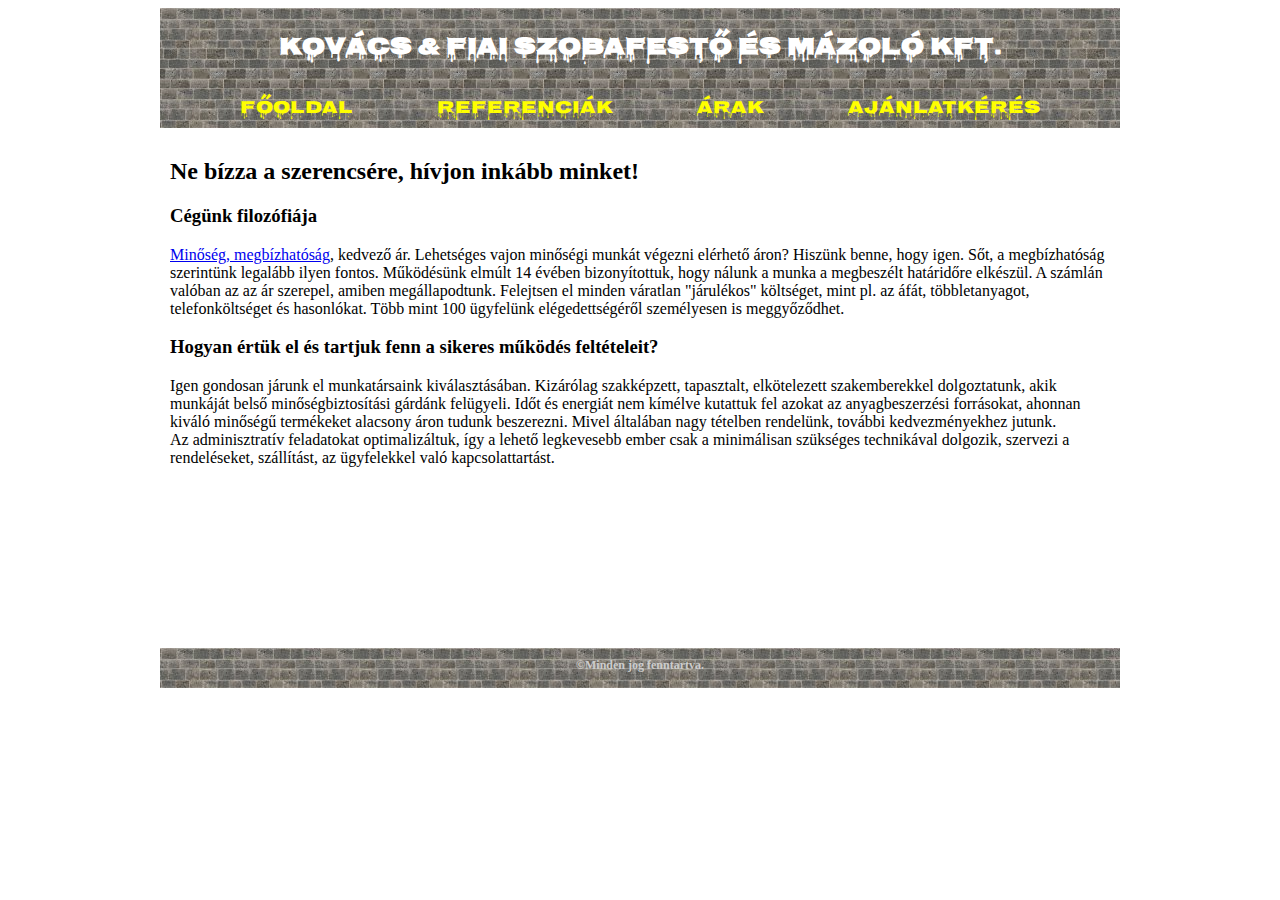
<file: munkafájlok-1/index.html>
<!DOCTYPE html>
<html lang="hu">
<head>
<link rel="stylesheet" href="styles.css">
<title>Szobafestő és mázoló Kft.</title>
</head>
<body>
    <div id="fejlec">
        <h1>Kovács &amp; Fiai Szobafestő és mázoló Kft.</h1>
        <div id="menu">
            <ul>
                <li><a href="index.html">Főoldal</a></li>
                <li><a href="referenciak.html">Referenciák</a></li>
                <li><a href="arak.html">Árak</a></li>
                <li><a href="ajanlat.html">Ajánlatkérés</a></li>
            </ul>
        </div>
    </div>
    <div id="tartalom">
        <h2>Ne bízza a szerencsére, hívjon inkább minket!</h2>
        <h3>Cégünk filozófiája</h3>
        <p><a href="#" target="_blank">Minőség, megbízhatóság</a>, kedvező ár. Lehetséges vajon minőségi munkát végezni elérhető áron? Hiszünk benne, hogy igen. Sőt, a megbízhatóság szerintünk legalább ilyen fontos. Működésünk elmúlt 14 évében bizonyítottuk, hogy nálunk a munka a megbeszélt határidőre elkészül. A számlán valóban az az ár szerepel, amiben megállapodtunk. Felejtsen el minden váratlan "járulékos" költséget, mint pl. az áfát, többletanyagot, telefonköltséget és hasonlókat. Több mint 100 ügyfelünk elégedettségéről személyesen is meggyőződhet.</p>
        <h3>Hogyan értük el és tartjuk fenn a sikeres működés feltételeit?</h3>
        <p>Igen gondosan járunk el munkatársaink kiválasztásában. Kizárólag szakképzett, tapasztalt, elkötelezett szakemberekkel dolgoztatunk, akik munkáját belső minőségbiztosítási gárdánk felügyeli. Időt és energiát nem kímélve kutattuk fel azokat az anyagbeszerzési forrásokat, ahonnan kiváló minőségű termékeket alacsony áron tudunk beszerezni. Mivel általában nagy tételben rendelünk, további kedvezményekhez jutunk.<br>
Az adminisztratív feladatokat optimalizáltuk, így a lehető legkevesebb ember csak a minimálisan szükséges technikával dolgozik, szervezi a rendeléseket, szállítást, az ügyfelekkel való kapcsolattartást.</p>
    </div>
    <div id="lablec">
        <p>&copy;Minden jog fenntartva.</p>
    </div>
</body>
</html>
</file>
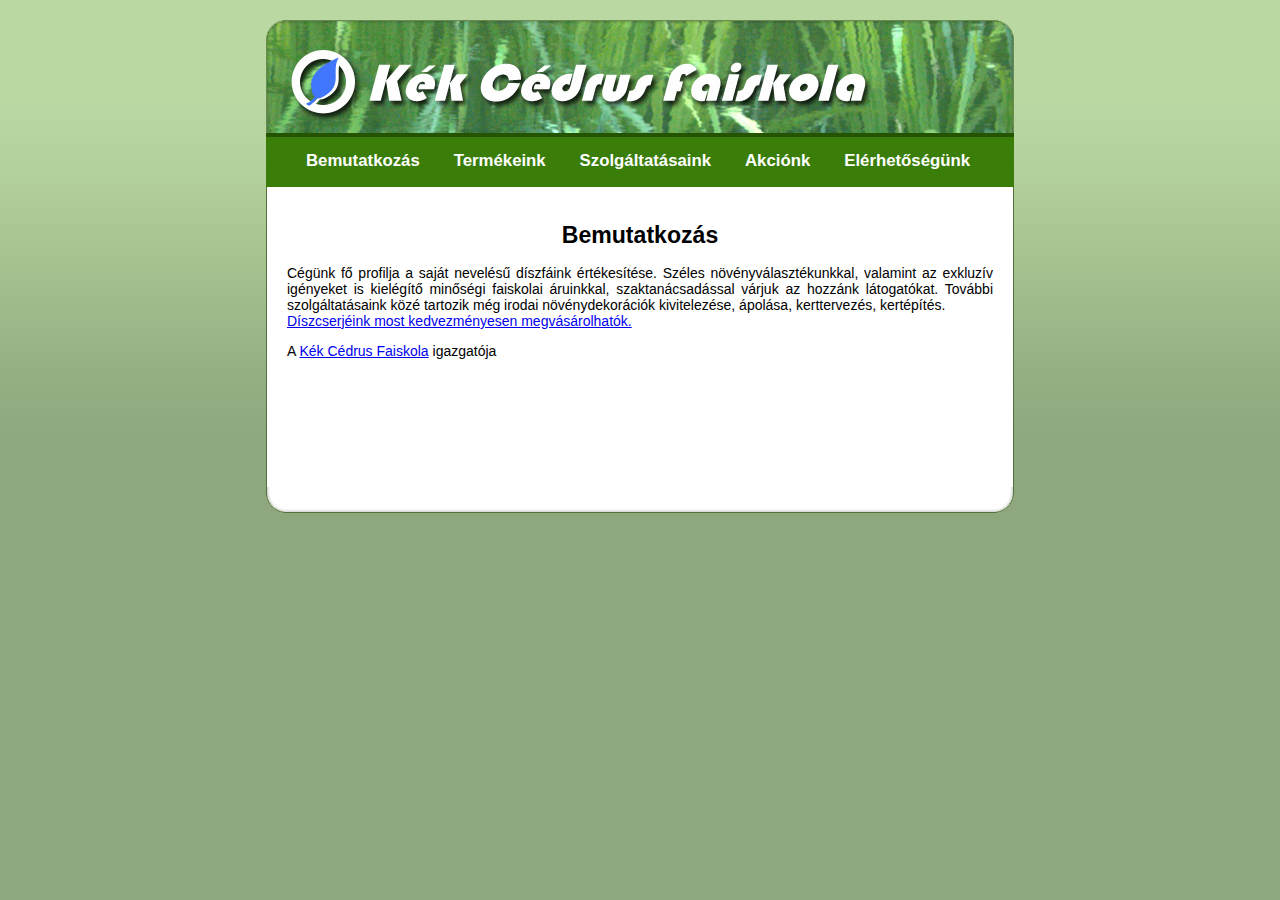
<file: munkafájlok-15/index.html>
<!DOCTYPE html>
<html lang="hu">
<head>
<meta charset="utf-8">
<link rel="stylesheet" href="styles.css">
<title>Kék Cédrus Faiskola</title>
</head>
<body>
    <div id="felso"></div>
    <div id="menu">
        <ul>
            <li><a href="index.html">Bemutatkozás</a></li>
            <li><a href="termekeink.html">Termékeink</a></li>
            <li><a href="szolgaltatasaink.html">Szolgáltatásaink</a></li>
            <li><a href="akcionk.html">Akciónk</a></li>
            <li><a href="elerhetosegunk.html">Elérhetőségünk</a></li>
        </ul>
    </div>
    <div id="kozepso">
        <div id="belso">
            <h1>Bemutatkozás</H1>
            <p>Cégünk fő profilja a saját nevelésű díszfáink értékesítése. Széles növényválasztékunkkal, valamint az exkluzív igényeket is kielégítő minőségi faiskolai áruinkkal, szaktanácsadással várjuk az hozzánk látogatókat. További szolgáltatásaink közé tartozik még irodai növénydekorációk kivitelezése, ápolása, kerttervezés, kertépítés.<br>
            <a href="akcionk.html">Díszcserjéink most kedvezményesen megvásárolhatók.</a></p>
            <p>A <a href="elerhetosegunk.html">Kék Cédrus Faiskola</a> igazgatója</p>
        </div>
    </div>
    <div id="also"></div>
</body>
</html>
</file>
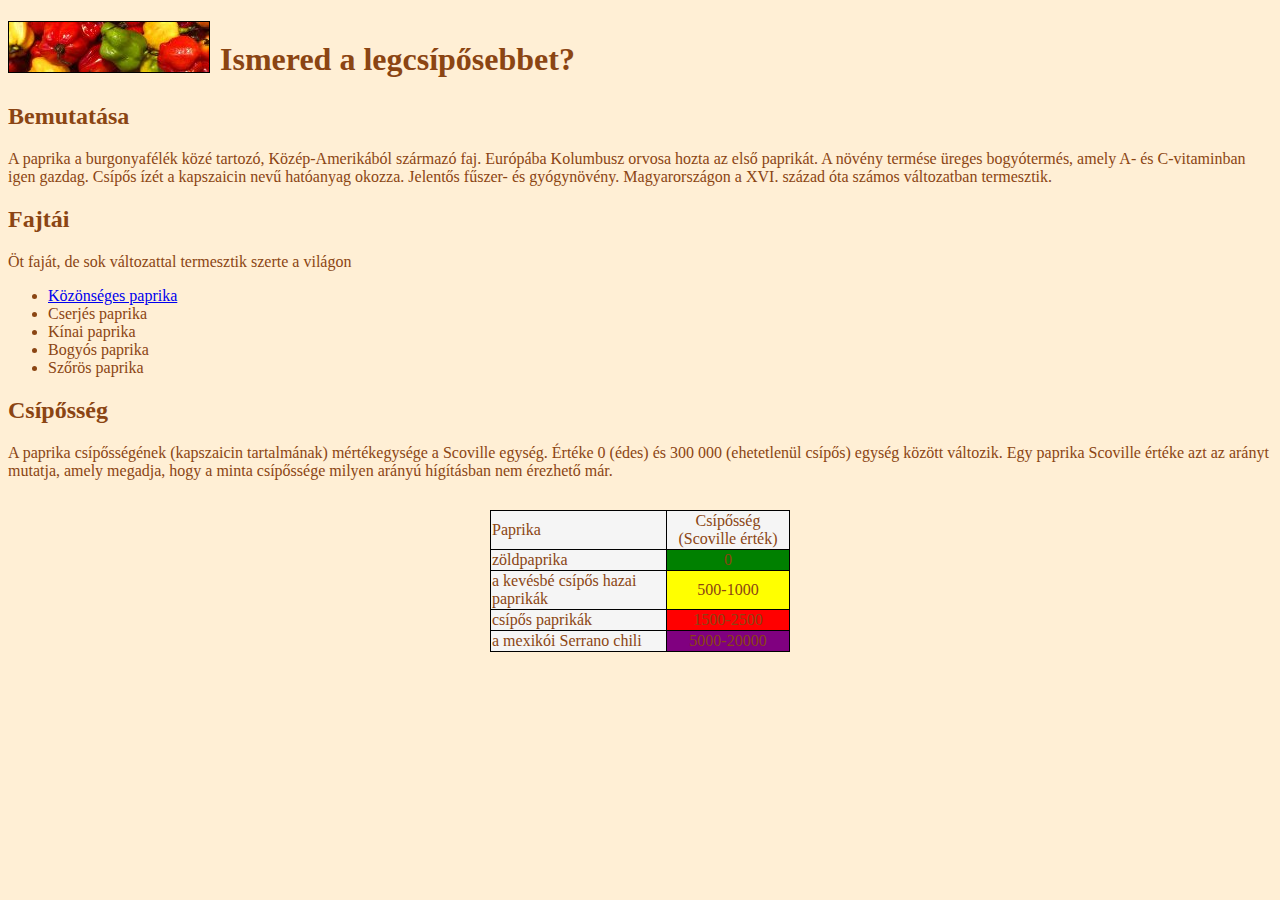
<file: Paprika html/index.html>
<!DOCTYPE html>
<html lang="hu">
<head>
    <meta charset="UTF-8">
    <meta http-equiv="X-UA-Compatible" content="IE=edge">
    <meta name="viewport" content="width=device-width, initial-scale=1.0">
    <title>Paprika</title>
    <style>
        body {
            background-color: papayawhip;
			color: saddlebrown;
        }
		img {
			border: 1px solid black;
			float: left;
			margin-right: 10px;
			margin-bottom: 30px;
		}
		h1 {
			position: relative;
			bottom: -20px;
		}
		h2 {
			clear: left;
		}

		table {
			width:300px;
			margin: auto;
			margin-top: 30px;
			box-shadow: 100px 100px black inset;
		}
		table, td, tr {
			border: 1px solid black;
			border-collapse: collapse;
		}
		td {
			padding: auto;
			background-color: whitesmoke;
		}
		td:nth-child(2) {
			text-align: center;
		}

		#jobboldal {
			width: 120px;
		}
		#zöld {
			background-color: green;
		}
		#sárga {
			background-color: yellow;
		}
		#piros {
			background-color: red;
		}
		#lila {
			background-color: purple;
		}
    </style>
</head>
<body>
    <img src="szines.jpg" alt="Paprika"> <h1>Ismered a legcsípősebbet?</h1>
    <h2>Bemutatása</h2>
		<p>
			A paprika a burgonyafélék közé tartozó, Közép-Amerikából származó faj. Európába Kolumbusz orvosa hozta az első paprikát. A növény termése üreges bogyótermés, amely A- és C-vitaminban igen gazdag. Csípős ízét a kapszaicin nevű hatóanyag okozza. Jelentős fűszer- és gyógynövény. Magyarországon a XVI. század óta számos változatban termesztik.
		</p>
	<h2>Fajtái</h2>
		<p>
			Öt faját, de sok változattal termesztik szerte a világon
		</p>
	<ul>
		<li> <a href="sok.jpg">Közönséges paprika</a> </li>
		<li>Cserjés paprika</li>
		<li>Kínai paprika</li>
		<li>Bogyós paprika</li>
		<li>Szőrös paprika</li>
	</ul>
	<h2>Csípősség</h2>
		<p>
			A paprika csípősségének (kapszaicin tartalmának) mértékegysége a Scoville egység. Értéke 0 (édes) és 300 000 (ehetetlenül csípős) egység között változik. Egy paprika Scoville értéke azt az arányt mutatja, amely megadja, hogy a minta csípőssége milyen arányú hígításban nem érezhető már.
		</p>
<table>
	<tr><td>Paprika</td> <td id="jobboldal">Csípősség (Scoville érték)</td></tr>
	<tr>
		<td>zöldpaprika</td>
		<td id="zöld">0</td>
	</tr>
	<tr>
		<td>a kevésbé csípős hazai paprikák</td>
		<td id="sárga">500-1000</td>
	</tr>
	<tr>
		<td>csípős paprikák</td>
		<td id="piros">1500-2500</td>
	</tr>
	<tr>
		<td>a mexikói Serrano chili</td>
		<td id="lila">5000-20000</td>
	</tr>
</table>
</body>
</html>
</file>
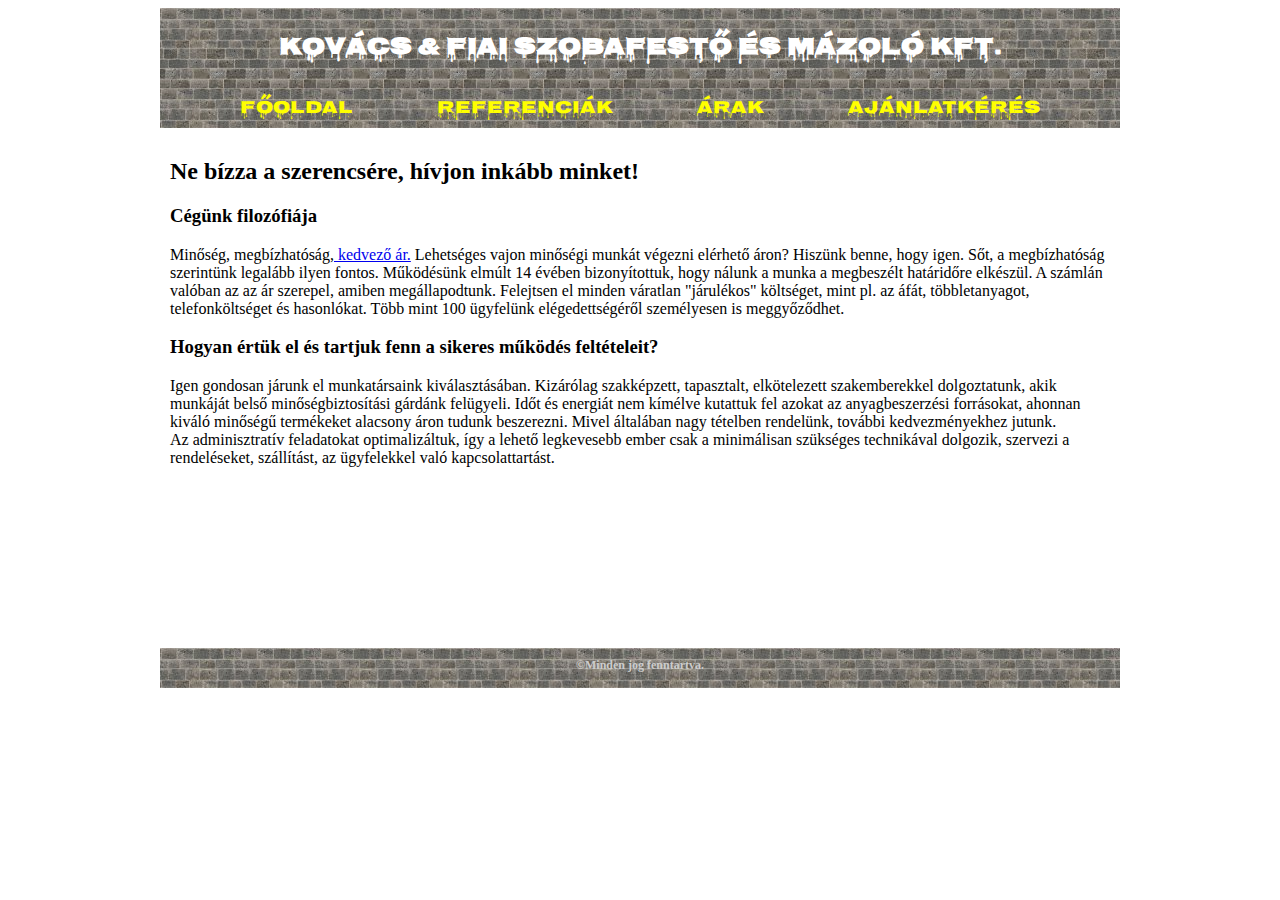
<file: ECDL/munkafájlok_1/index.html>
<!DOCTYPE html>
<html lang="hu">
<head>
    <meta charset="utf-8">
    <link rel="stylesheet" href="styles.css">
    <title>Kovács és Fiai Kft.</title>
</head>
<body>
    <div id="fejlec">
        <h1>Kovács &amp; Fiai Szobafestő és mázoló Kft.</h1>
        <div id="menu">
            <ul>
                <li><a href="index.html">Főoldal</a></li>
                <li><a href="referenciak.html">Referenciák</a></li>
                <li><a href="arak.html">Árak</a></li>
                <li><a href="ajanlat.html">Ajánlatkérés</a></li>
            </ul>
        </div>
    </div>
    <div id="tartalom">
        <h2>Ne bízza a szerencsére, hívjon inkább minket!</h2>
        <h3>Cégünk filozófiája</h3>
        <p>Minőség, megbízhatóság,<a href="arak.html"> kedvező ár.</a> Lehetséges vajon minőségi munkát végezni elérhető áron? Hiszünk benne, hogy igen. Sőt, a megbízhatóság szerintünk legalább ilyen fontos. Működésünk elmúlt 14 évében bizonyítottuk, hogy nálunk a munka a megbeszélt határidőre elkészül. A számlán valóban az az ár szerepel, amiben megállapodtunk. Felejtsen el minden váratlan "járulékos" költséget, mint pl. az áfát, többletanyagot, telefonköltséget és hasonlókat. Több mint 100 ügyfelünk elégedettségéről személyesen is meggyőződhet.</p>
        <h3>Hogyan értük el és tartjuk fenn a sikeres működés feltételeit?</h3>
        <p>Igen gondosan járunk el munkatársaink kiválasztásában. Kizárólag szakképzett, tapasztalt, elkötelezett szakemberekkel dolgoztatunk, akik munkáját belső minőségbiztosítási gárdánk felügyeli. Időt és energiát nem kímélve kutattuk fel azokat az anyagbeszerzési forrásokat, ahonnan kiváló minőségű termékeket alacsony áron tudunk beszerezni. Mivel általában nagy tételben rendelünk, további kedvezményekhez jutunk.<br>
        Az adminisztratív feladatokat optimalizáltuk, így a lehető legkevesebb ember csak a minimálisan szükséges technikával dolgozik, szervezi a rendeléseket, szállítást, az ügyfelekkel való kapcsolattartást.</p>
    </div>
    <div id="lablec">
        <p>&copy;Minden jog fenntartva.</p>
    </div>
</body>
</html>
</file>
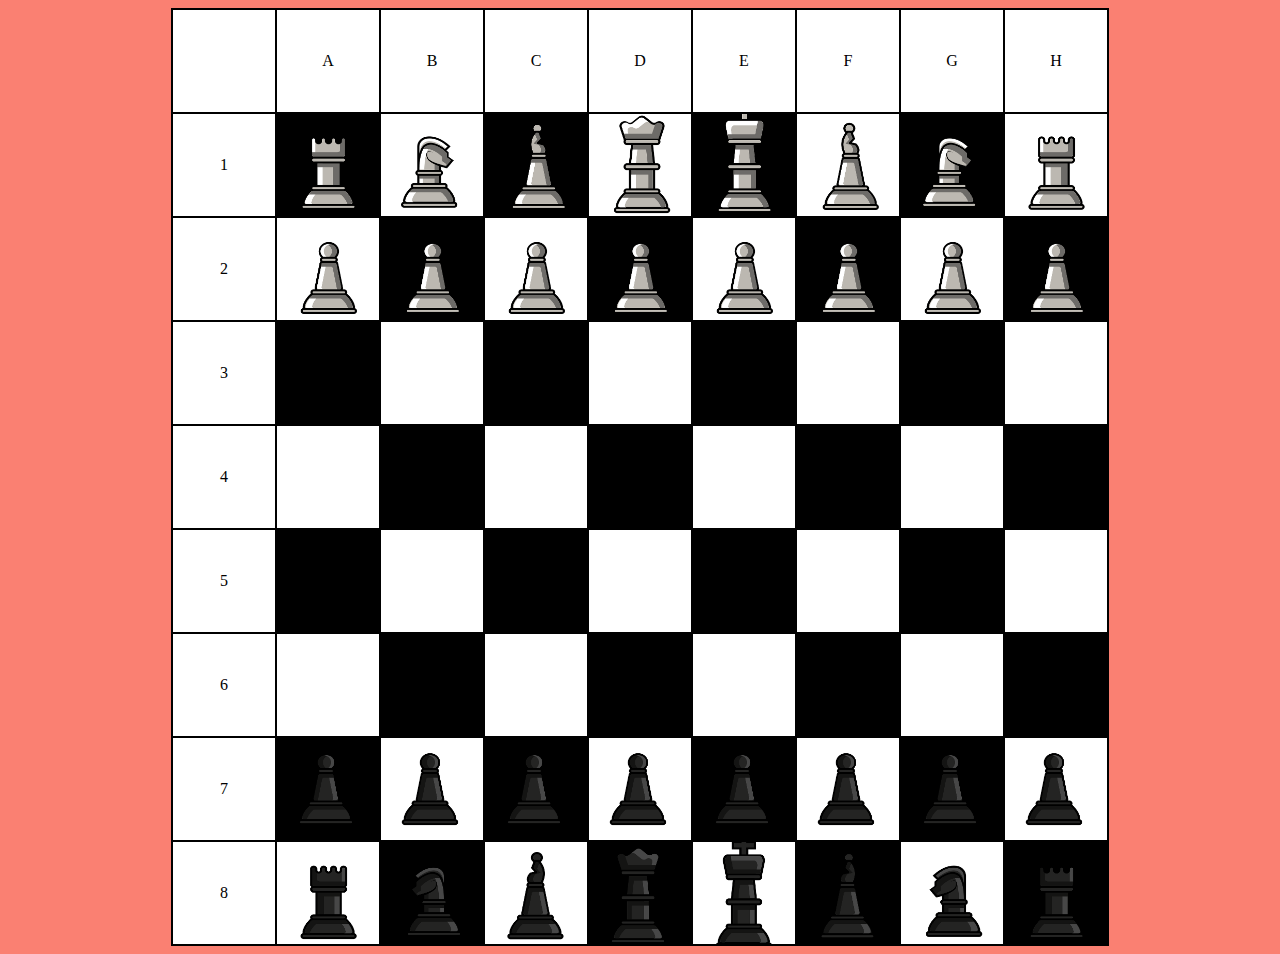
<file: sakk.html>
<!DOCTYPE html>
<html lang="hu">
<head>
    <meta charset="UTF-8">
    <meta http-equiv="X-UA-Compatible" content="IE=edge">
    <meta name="viewport" content="width=device-width, initial-scale=1.0">
    <title>Sakk</title>
    <style>
        body {
            background-color: salmon;
        }
        .fekete {
            background-color: black;
        }
        td {
            width: 100px;
            height: 100px;
            border: 2px solid black;
            border-collapse: collapse;
            background-color: white;
			text-align: center;
			text-transform: uppercase;
			background-repeat: no-repeat;
        }
        table {
            border: 2px solid black;
            border-collapse: collapse;
			margin: auto;
        }
		.feherBastya, .feherFuto, .feherKiraly, .feherKiralyno, .feherLo, .feherGyalog, .feketeBastya, .feketeLo, .feketeFuto, .feketeKiralyno, .feketeKiraly, .feketeGyalog {
			background-image: url(sakk/babuk.png);
            background-size: 300% 300%;
		}
        .feherBastya 	{	background-position: 30% 103%;	}
        .feherFuto 		{	background-position: 70% 103%;	}
        .feherLo 		{	background-position: -10% 103%;	}
        .feherKiraly 	{	background-position: 70% 53%;	}
        .feherKiralyno 	{	background-position: 110% 53%;	}
		.feherGyalog 	{	background-position: 111% 103%;	}

		.feketeBastya 	{	background-position: 70% -5%;	}
		.feketeLo 		{	background-position: 110% -5%;	}
		.feketeFuto 	{	background-position: 30% -5%;	}
		.feketeKiraly 	{	background-position: 30% 50%;	}
		.feketeKiralyno	{	background-position: -10% 52%;	}
		.feketeGyalog 	{	background-position: -10% 0%;	}
    </style>
</head>
<body onload="init()">
    <!--img src="./sakk2/sakkbabuk.png" alt="Sakk figure"-->

<script>
	var sorszam=0;
	var elso;
	function kattint(elem)
	{
		//console.log(elem)
		if(sorszam==0)
        {
			if(elem.dataset["babu"]!="")
            {
				elso=elem;
				sorszam++;
			}
			
		}
		else{
			//lerakás
			elem.classList.add(elso.dataset["babu"]);
			elso.dataset["babu"]=elso.dataset["babu"];
			
			//régi törlése
			elso.classList.remove(elso.dataset["babu"]);
			elso.dataset["babu"]="";
			
			
			sorszam=0;
		}

		console.log(sorszam);
	}

    function init()
    {
		let cellak=document.querySelectorAll("td");

		for(let i=0;i<cellak.length;i++)
		{
			cellak[i].addEventListener("click", function(){kattint(this);} );
		}
    }
</script>

    <table>
        <tr>
            <td></td> <td>A</td> <td>B</td> <td>C</td> <td>D</td> <td>E</td> <td>F</td> <td>G</td> <td>H</td>
        </tr>
        <tr>
            <td>1</td>
            <td class="fekete feherBastya" data-babu="feherBastya"></td>
            <td class="feherLo" data-babu="feherLo"></td>
            <td class="fekete feherFuto" data-babu="feherFuto"></td>
            <td class="feherKiralyno" data-babu="feherKiralyno"</td>
            <td class="fekete feherKiraly" data-babu="feherKiraly"></td>
            <td class="feherFuto" data-babu="feherFuto"></td>
            <td class="fekete feherLo" data-babu="feherLo"></td>
            <td class="feherBastya" data-babu="feherBastya"></td>
        </tr>
        <tr>
            <td>2</td>
            <td class="feherGyalog" data-babu="feherGyalog"></td>
            <td class="fekete feherGyalog" data-babu="feherGyalog" data-babu="feherGyalog"></td>
            <td class="feherGyalog" data-babu="feherGyalog" data-babu="feherGyalog"></td>
            <td class="fekete feherGyalog" data-babu="feherGyalog" data-babu="feherGyalog"></td>
            <td class="feherGyalog" data-babu="feherGyalog" data-babu="feherGyalog"></td>
            <td class="fekete feherGyalog" data-babu="feherGyalog" data-babu="feherGyalog"></td>
            <td class="feherGyalog" data-babu="feherGyalog" data-babu="feherGyalog"></td>
            <td class="fekete feherGyalog" data-babu="feherGyalog" data-babu="feherGyalog"></td>
        </tr>
        <tr>
            <td>3</td>
            <td class="fekete" data-babu=""></td>
            <td></td>
            <td class="fekete"></td>
            <td></td>
            <td class="fekete"></td>
            <td></td>
            <td class="fekete"></td>
            <td></td>
        </tr>
        <tr>
            <td>4</td>
            <td></td>
            <td class="fekete"></td>
            <td></td>
            <td class="fekete"></td>
            <td></td>
            <td class="fekete"></td>
            <td></td>
            <td class="fekete"></td>
        </tr>
        <tr>
            <td>5</td>
            <td class="fekete"></td>
            <td></td>
            <td class="fekete"></td>
            <td></td>
            <td class="fekete"></td>
            <td></td>
            <td class="fekete"></td>
            <td></td>
        </tr>
        <tr>
            <td>6</td>
            <td></td>
            <td class="fekete"></td>
            <td></td>
            <td class="fekete"></td>
            <td></td>
            <td class="fekete"></td>
            <td></td>
            <td class="fekete"></td>
        </tr>
        <tr>
            <td>7</td>
            <td class="fekete feketeGyalog" data-babu="feherGyalog"></td>
            <td class="feketeGyalog" data-babu="feherGyalog"></td>
            <td class="fekete feketeGyalog" data-babu="feherGyalog"></td>
            <td class="feketeGyalog" data-babu="feherGyalog"></td>
            <td class="fekete feketeGyalog" data-babu="feherGyalog"></td>
            <td class="feketeGyalog" data-babu="feherGyalog"></td>
            <td class="fekete feketeGyalog" data-babu="feherGyalog"></td>
            <td class="feketeGyalog" data-babu="feherGyalog"></td>
        </tr>
        <tr>
            <td>8</td>
            <td class="feketeBastya" data-babu="feketeBastya"></td>
            <td class="fekete feketeLo"></td>
            <td class="feketeFuto"></td>
            <td class="fekete feketeKiralyno"></td>
            <td class="feketeKiraly"></td>
            <td class="fekete feketeFuto"></td>
            <td class="feketeLo" data-babu="feketeLo"></td>
            <td class="fekete feketeBastya" data-babu="feketeBastya>"</td>
        </tr>
    </table>
</body>
</html>
</file>
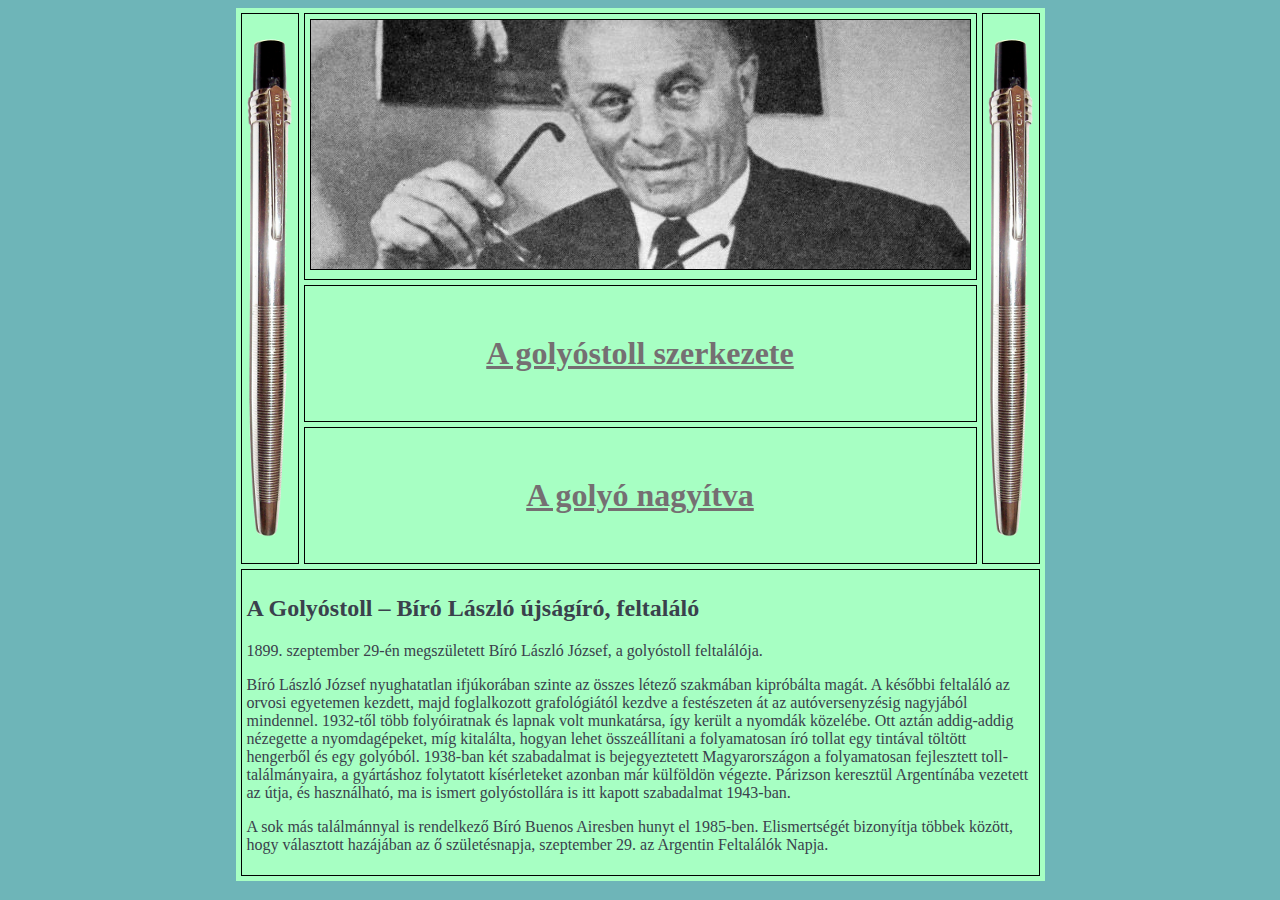
<file: bíró/biro.html>
<!DOCTYPE html>
<html lang="hu">
<head>
    <meta charset="UTF-8">
    <meta http-equiv="X-UA-Compatible" content="IE=edge">
    <meta name="viewport" content="width=device-width, initial-scale=1.0">
	<link rel="stylesheet" href="style.css">
    <title>Bíró László</title>
</head>
<body>
	<table>
		<tr>
			<td rowspan="3" class="oldal"> <img src="toll.png" alt="Toll"></td>
			<td><img class="szegely" src="foto.jpg" alt=""></td>
			<td rowspan="3" class="oldal"> <img src="toll.png" alt="Toll"></td>
		</tr>
		<tr>
			<td class="menuSor"><h1><a href="szerkezet.html">A golyóstoll szerkezete</a></h1> </td>
		</tr>
		<tr>
			<td class="menuSor"><h1><a href="golyo.html">A golyó nagyítva</a></h1></td>
		</tr>
		<tr>
			<td colspan="3">
				<h2>A Golyóstoll – Bíró László újságíró, feltaláló</h2>
				<p>1899. szeptember 29-én megszületett Bíró László József, a golyóstoll feltalálója.</p>
				<p>Bíró László József nyughatatlan ifjúkorában szinte az összes létező szakmában kipróbálta magát. A későbbi feltaláló az orvosi egyetemen kezdett, majd foglalkozott grafológiától kezdve a festészeten át az autóversenyzésig nagyjából mindennel. 1932-től több folyóiratnak és lapnak volt munkatársa, így került a nyomdák közelébe. Ott aztán addig-addig nézegette a nyomdagépeket, míg kitalálta, hogyan lehet összeállítani a folyamatosan író tollat egy tintával töltött hengerből és egy golyóból. 1938-ban két szabadalmat is bejegyeztetett Magyarországon a folyamatosan fejlesztett toll-találmányaira, a gyártáshoz folytatott kísérleteket azonban már külföldön végezte. Párizson keresztül Argentínába vezetett az útja, és használható, ma is ismert golyóstollára is itt kapott szabadalmat 1943-ban.</p>
				<p>A sok más találmánnyal is rendelkező Bíró Buenos Airesben hunyt el 1985-ben. Elismertségét bizonyítja többek között, hogy választott hazájában az ő születésnapja, szeptember 29. az Argentin Feltalálók Napja.</p>
			</td>
		</tr>
	</table>
</body>
</html>
</file>
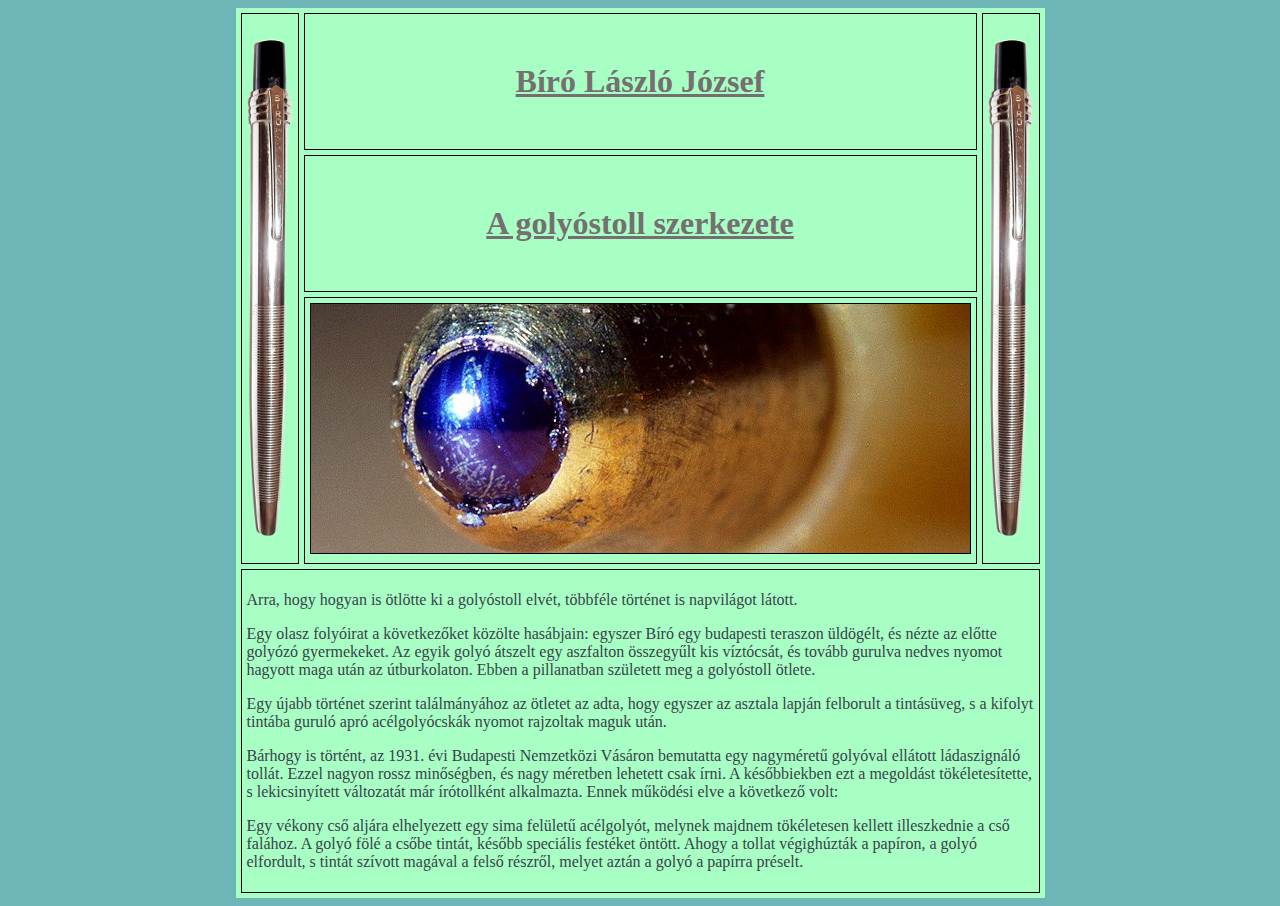
<file: bíró/golyo.html>
<!DOCTYPE html>
<html lang="hu">
<head>
    <meta charset="UTF-8">
    <meta http-equiv="X-UA-Compatible" content="IE=edge">
    <meta name="viewport" content="width=device-width, initial-scale=1.0">
    <link rel="stylesheet" href="style.css">
    <title>Bíró László</title>
</head>
<body>
	<table>
		<tr>
			<td rowspan="3" class="oldal"> <img src="toll.png" alt="Toll"></td>
			<td class="menuSor"> <h1><a href="biro.html">Bíró László József</a></h1> </td>
			<td rowspan="3" class="oldal"> <img src="toll.png" alt="Toll"></td>
		</tr>
		<tr>
			<td class="menuSor"><h1><a href="szerkezet.html">A golyóstoll szerkezete</a></h1> </td>
		</tr>
		<tr>
			<td><img class="szegely" src="nagyitas.jpg" alt="Nagyított golyóstoll"></td>
		</tr>
		<tr>
			<td colspan="3">
				<p>Arra, hogy hogyan is ötlötte ki a golyóstoll elvét, többféle történet is napvilágot látott.</p>
				<p>Egy olasz folyóirat a következőket közölte hasábjain: egyszer Bíró egy budapesti teraszon üldögélt, és nézte az előtte golyózó gyermekeket. Az egyik golyó átszelt egy aszfalton összegyűlt kis víztócsát, és tovább gurulva nedves nyomot hagyott maga után az útburkolaton. Ebben a pillanatban született meg a golyóstoll ötlete.</p>
				<p>Egy újabb történet szerint találmányához az ötletet az adta, hogy egyszer az asztala lapján felborult a tintásüveg, s a kifolyt tintába guruló apró acélgolyócskák nyomot rajzoltak maguk után.</p>
				<p>Bárhogy is történt, az 1931. évi Budapesti Nemzetközi Vásáron bemutatta egy nagyméretű golyóval ellátott ládaszignáló tollát. Ezzel nagyon rossz minőségben, és nagy méretben lehetett csak írni. A későbbiekben ezt a megoldást tökéletesítette, s lekicsinyített változatát már írótollként alkalmazta. Ennek működési elve a következő volt:</p>
				<p>Egy vékony cső aljára elhelyezett egy sima felületű acélgolyót, melynek majdnem tökéletesen kellett illeszkednie a cső falához. A golyó fölé a csőbe tintát, később speciális festéket öntött. Ahogy a tollat végighúzták a papíron, a golyó elfordult, s tintát szívott magával a felső részről, melyet aztán a golyó a papírra préselt.</p>
			</td>
		</tr>
	</table>
</body>
</html>
</file>
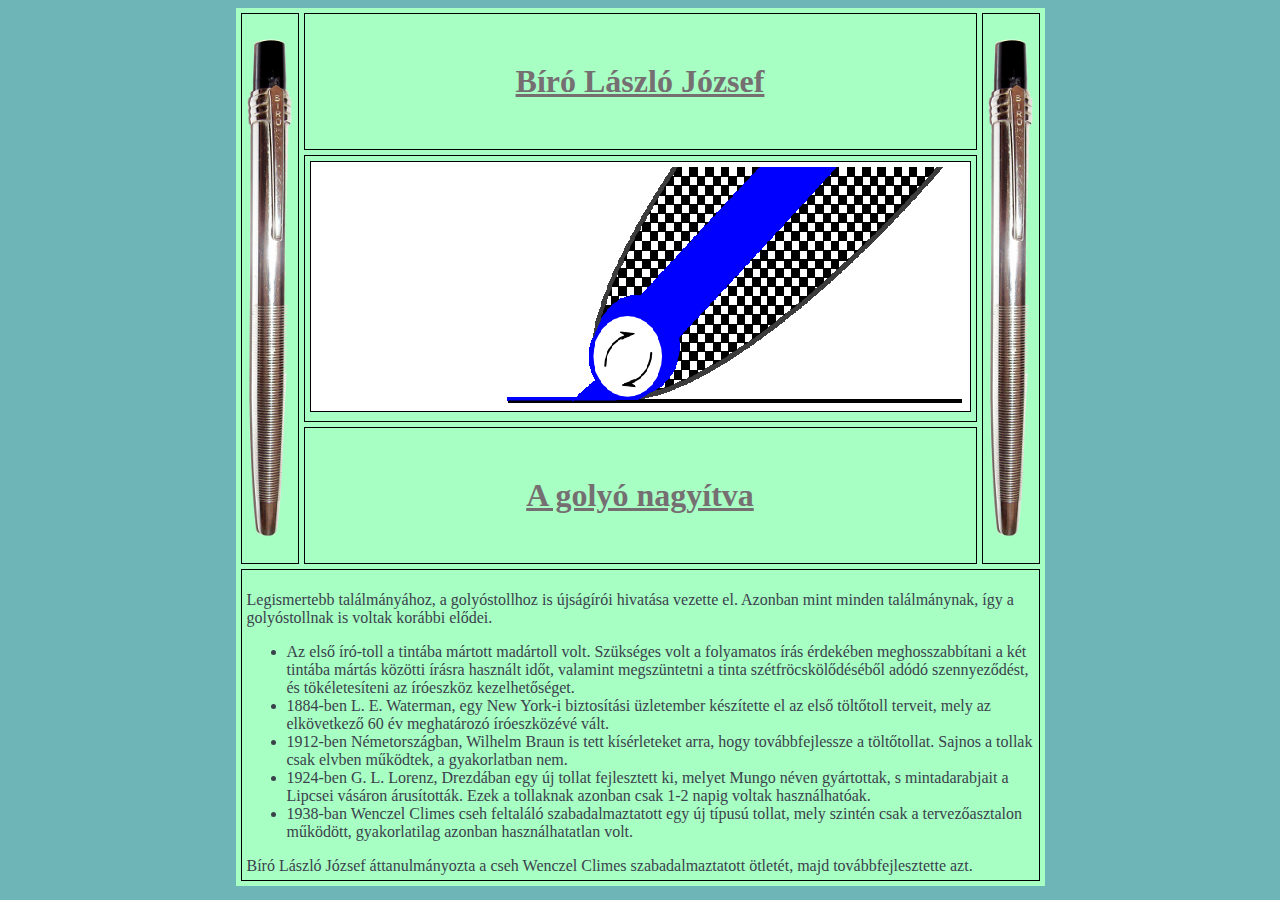
<file: bíró/szerkezet.html>
<!DOCTYPE html>
<html lang="hu">
<head>
    <meta charset="UTF-8">
    <meta http-equiv="X-UA-Compatible" content="IE=edge">
    <meta name="viewport" content="width=device-width, initial-scale=1.0">
    <link rel="stylesheet" href="style.css">
    <title>Bíró László</title>
</head>
<body>
	<table>
		<tr>
			<td rowspan="3" class="oldal"> <img src="toll.png" alt="Toll"></td>
			<td class="menuSor"> <h1><a href="biro.html">Bíró László József</a></h1> </td>
			<td rowspan="3" class="oldal"> <img src="toll.png" alt="Toll"></td>
		</tr>
		<tr>
			<td><img class="szegely" src="szerk.png" alt="szerkezet"></td>
		</tr>
		<tr>
			<td class="menuSor"><h1><a href="golyo.html">A golyó nagyítva</a></h1></td>
		</tr>
		<tr>
			<td colspan="3">
                <p>Legismertebb találmányához, a golyóstollhoz is újságírói hivatása vezette el. Azonban mint minden találmánynak, így a golyóstollnak is voltak korábbi elődei.</p>
                <ul>
                    <li> Az első író-toll a tintába mártott madártoll volt. Szükséges volt a folyamatos írás érdekében meghosszabbítani a két tintába mártás közötti írásra használt időt, valamint megszüntetni a tinta szétfröcskölődéséből adódó szennyeződést, és tökéletesíteni az íróeszköz kezelhetőséget.</li>
                    <li> 1884-ben L. E. Waterman, egy New York-i biztosítási üzletember készítette el az első töltőtoll terveit, mely az elkövetkező 60 év meghatározó íróeszközévé vált.</li>
                    <li> 1912-ben Németországban, Wilhelm Braun is tett kísérleteket arra, hogy továbbfejlessze a töltőtollat. Sajnos a tollak csak elvben működtek, a gyakorlatban nem.</li>
                    <li> 1924-ben G. L. Lorenz, Drezdában egy új tollat fejlesztett ki, melyet Mungo néven gyártottak, s mintadarabjait a Lipcsei vásáron árusították. Ezek a tollaknak azonban csak 1-2 napig voltak használhatóak.</li>
                    <li> 1938-ban Wenczel Climes cseh feltaláló szabadalmaztatott egy új típusú tollat, mely szintén csak a tervezőasztalon működött, gyakorlatilag azonban használhatatlan volt.</li>
                </ul>
                Bíró László József áttanulmányozta a cseh Wenczel Climes szabadalmaztatott ötletét, majd továbbfejlesztette azt.                  
            </td>
		</tr>
	</table>
</body>
</html>
</file>
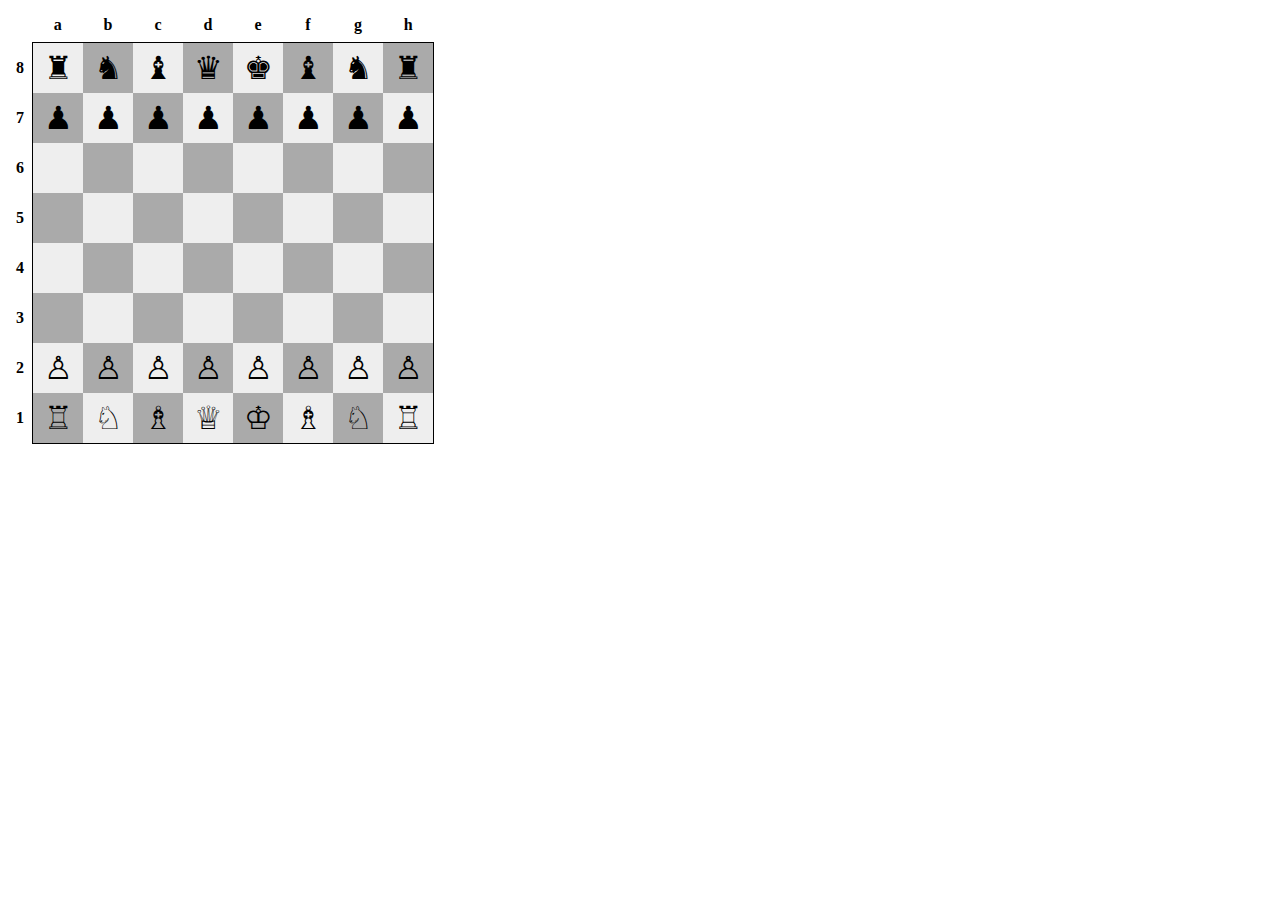
<file: gyakorlás/sorolas.html>
<!DOCTYPE html>
<html>
    <head>
        <title></title>
        <meta charset="UTF-8">
        <style>
            .chess-board { border-spacing: 0; border-collapse: collapse; }
            .chess-board th { padding: .5em; }
            .chess-board th + th { border-bottom: 1px solid #000; }
            .chess-board th:first-child,
            .chess-board td:last-child { border-right: 1px solid #000; }
            .chess-board tr:last-child td { border-bottom: 1px solid; }
            .chess-board th:empty { border: none; }
            .chess-board td { width: 1.5em; height: 1.5em; text-align: center; font-size: 32px; line-height: 0;}
            .chess-board .light { background: #eee; }
            .chess-board .dark { background: #aaa; }
        </style>
    </head>
    <body>
        <table class="chess-board">
            <tbody>
                <tr>
                    <th></th>
                    <th>a</th>
                    <th>b</th>
                    <th>c</th>
                    <th>d</th>
                    <th>e</th>
                    <th>f</th>
                    <th>g</th>
                    <th>h</th>
                </tr>
                <tr>
                    <th>8</th>
                    <td class="light">♜</td>
                    <td class="dark">♞</td>
                    <td class="light">♝</td>
                    <td class="dark">♛</td>
                    <td class="light">♚</td>
                    <td class="dark">♝</td>
                    <td class="light">♞</td>
                    <td class="dark">♜</td>
                </tr>
                <tr>
                    <th>7</th>
                    <td class="dark">♟</td>
                    <td class="light">♟</td>
                    <td class="dark">♟</td>
                    <td class="light">♟</td>
                    <td class="dark">♟</td>
                    <td class="light">♟</td>
                    <td class="dark">♟</td>
                    <td class="light">♟</td>
                </tr>
                <tr>
                    <th>6</th>
                    <td class="light"></td>
                    <td class="dark"></td>
                    <td class="light"></td>
                    <td class="dark"></td>
                    <td class="light"></td>
                    <td class="dark"></td>
                    <td class="light"></td>
                    <td class="dark"></td>
                </tr>
                <tr>
                    <th>5</th>
                    <td class="dark"></td>
                    <td class="light"></td>
                    <td class="dark"></td>
                    <td class="light"></td>
                    <td class="dark"></td>
                    <td class="light"></td>
                    <td class="dark"></td>
                    <td class="light"></td>
                </tr>
                <tr>
                    <th>4</th>
                    <td class="light"></td>
                    <td class="dark"></td>
                    <td class="light"></td>
                    <td class="dark"></td>
                    <td class="light"></td>
                    <td class="dark"></td>
                    <td class="light"></td>
                    <td class="dark"></td>
                </tr>
                <tr>
                    <th>3</th>
                    <td class="dark"></td>
                    <td class="light"></td>
                    <td class="dark"></td>
                    <td class="light"></td>
                    <td class="dark"></td>
                    <td class="light"></td>
                    <td class="dark"></td>
                    <td class="light"></td>
                </tr>
                <tr>
                    <th>2</th>
                    <td class="light">♙</td>
                    <td class="dark">♙</td>
                    <td class="light">♙</td>
                    <td class="dark">♙</td>
                    <td class="light">♙</td>
                    <td class="dark">♙</td>
                    <td class="light">♙</td>
                    <td class="dark">♙</td>
                </tr>
                <tr>
                    <th>1</th>
                    <td class="dark">♖</td>
                    <td class="light">♘</td>
                    <td class="dark">♗</td>
                    <td class="light">♕</td>
                    <td class="dark">♔</td>
                    <td class="light">♗</td>
                    <td class="dark">♘</td>
                    <td class="light">♖</td>
                </tr>
            </tbody>
        </table>
    </body>
</html>
</file>
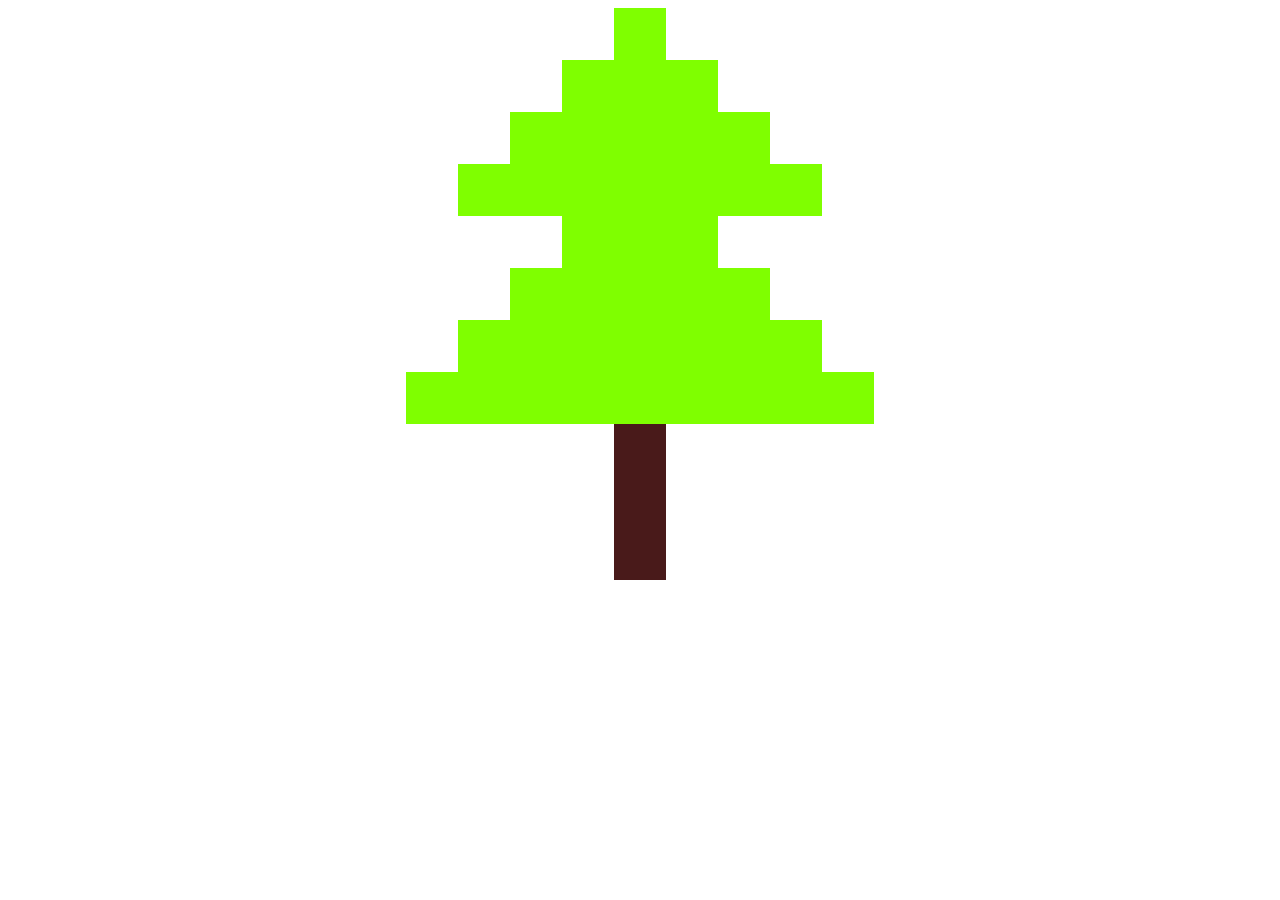
<file: gyakorlás/tabla.html>
<!DOCTYPE html>
<html lang="hu">
<head>
    <meta charset="UTF-8">
    <meta http-equiv="X-UA-Compatible" content="IE=edge">
    <meta name="viewport" content="width=device-width, initial-scale=1.0">
    <title>Document</title>
    <style>
		table,tr,td{
	  	border: 0px solid rgb(0, 0, 189);
        border-collapse: collapse;
		}
        td{
            height: 50px;
            width: 50px;
        }

        .fenyo
        {
            background-color: chartreuse;
        }
        .fa
        {
            background-color: rgb(73, 26, 26);
        }
	</style>
</head>
<body>
    <center>
    <table>
        <tr>
            <td></td>
            <td></td>
            <td></td>
            <td></td>
            <td class="fenyo"></td>
            <td></td>
            <td></td>
            <td></td>
            <td></td>
            <tr>
        <tr>
            <td></td>
            <td></td>
            <td></td>
            <td class="fenyo"></td>
            <td class="fenyo"></td>
            <td class="fenyo"></td>
            <td></td>
            <td></td>
            <td></td>
            <tr>
                <td></td>
                <td></td>
                <td class="fenyo"></td>
                <td class="fenyo"></td>
                <td class="fenyo"></td>
                <td class="fenyo"></td>
                <td class="fenyo"></td>
                <td></td>
                <td></td>
            </tr>
        </tr>
        <tr>
            <td></td>
            <td class="fenyo"></td>
            <td class="fenyo"></td>
            <td class="fenyo"></td>
            <td class="fenyo"></td>
            <td class="fenyo"></td>
            <td class="fenyo"></td>
            <td class="fenyo"></td>
            <td></td>
        </tr>
    </tr>
        <tr>
            <td></td>
            <td></td>
            <td></td>
            <td class="fenyo"></td>
            <td class="fenyo"></td>
            <td class="fenyo"></td>
            <td></td>
            <td></td>
            <td></td>
            <tr>
                <td></td>
                <td></td>
                <td class="fenyo"></td>
                <td class="fenyo"></td>
                <td class="fenyo"></td>
                <td class="fenyo"></td>
                <td class="fenyo"></td>
                <td></td>
                <td></td>
            </tr>
        </tr>
        <tr>
            <td></td>
            <td class="fenyo"></td>
            <td class="fenyo"></td>
            <td class="fenyo"></td>
            <td class="fenyo"></td>
            <td class="fenyo"></td>
            <td class="fenyo"></td>
            <td class="fenyo"></td>
            <td></td>
        </tr>
    </tr>
    <tr>
        <td class="fenyo"></td>
        <td class="fenyo"></td>
        <td class="fenyo"></td>
        <td class="fenyo"></td>
        <td class="fenyo"></td>
        <td class="fenyo"></td>
        <td class="fenyo"></td>
        <td class="fenyo"></td>
        <td class="fenyo"></td>
    </tr>
<tr>
    <td></td>
    <td></td>
    <td></td>
    <td></td>
    <td class="fa"></td>
    <td></td>
    <td></td>
    <td></td>
    <td></td>
</tr>
<tr>
    <td></td>
    <td></td>
    <td></td>
    <td></td>
    <td class="fa"></td>
    <td></td>
    <td></td>
    <td></td>
    <td></td>
</tr>
<tr>
    <td></td>
    <td></td>
    <td></td>
    <td></td>
    <td class="fa"></td>
    <td></td>
    <td></td>
    <td></td>
    <td></td>
</tr>
    </table>
    </center>
</body>
</html>
</file>
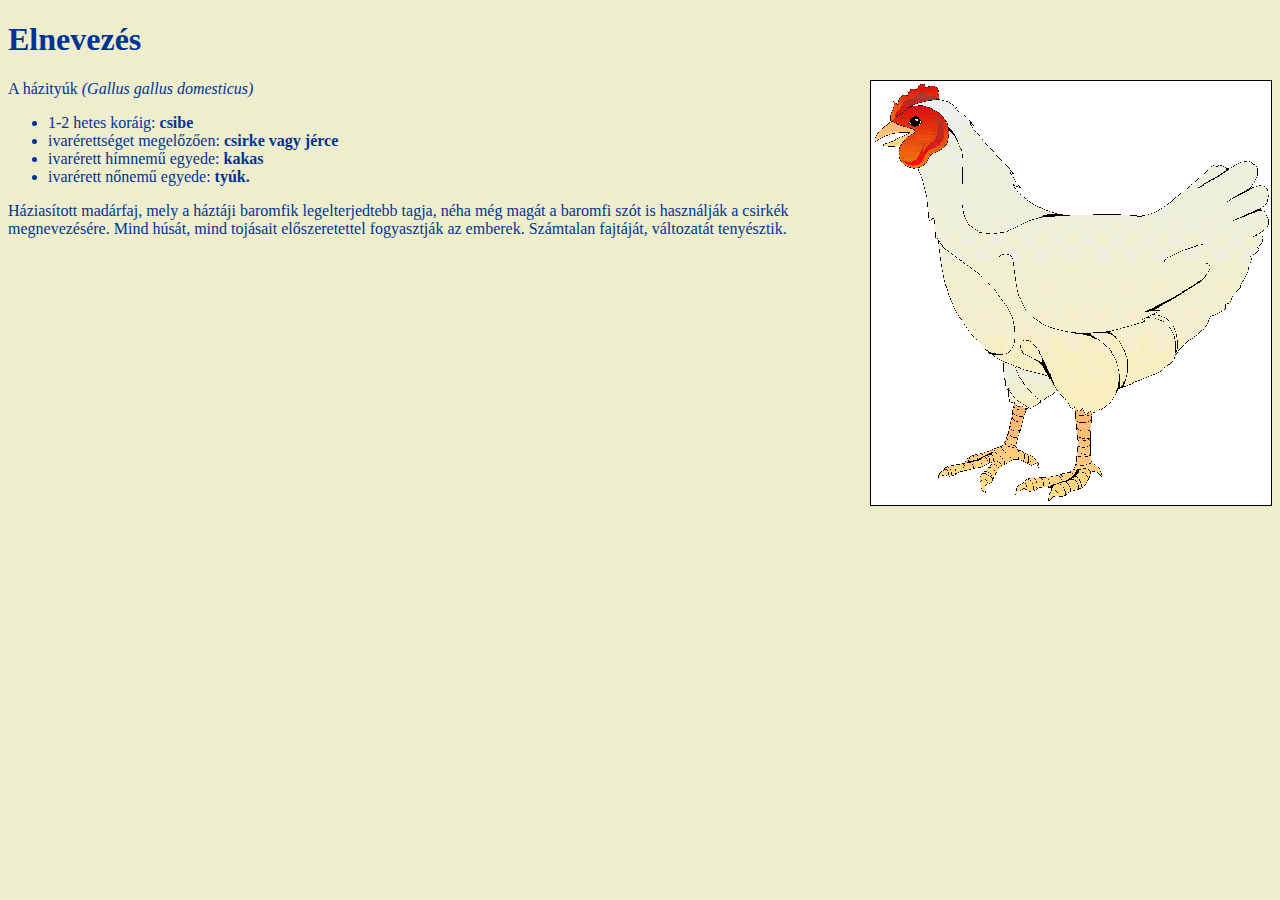
<file: Házityúk/elnevezes.html>
<!DOCTYPE html>
<html lang="hu">
<head>
    <meta charset="UTF-8">
    <meta http-equiv="X-UA-Compatible" content="IE=edge">
    <meta name="viewport" content="width=device-width, initial-scale=1.0">
    <title>A házityúk</title>
    <style>
        body {
            background-color: #EEEECC;
            color: #003399;
        }
        img {
            float: right;
            border: 1px solid black;
        }
    </style>
</head>
<body>
    <h1> Elnevezés </h1>
    <img src="nagy_kep.gif" alt="Tyúk">
    <p>A házityúk <i>(Gallus gallus domesticus)</i></p>
    <ul>
        <li> 1-2 hetes koráig: <strong>csibe</strong></li>
        <li>ivarérettséget megelőzően: <strong>csirke vagy jérce</strong></li>
        <li>ivarérett hímnemű egyede: <strong>kakas</strong></li>
        <li>ivarérett nőnemű egyede: <strong>tyúk.</strong></li>
    </ul>
    <p>
    Háziasított madárfaj, mely a háztáji baromfik legelterjedtebb tagja, néha még magát a baromfi szót is használják a csirkék megnevezésére.
    Mind húsát, mind tojásait előszeretettel fogyasztják az emberek. Számtalan fajtáját, változatát tenyésztik.
    </p>
</body>
</html>
</file>
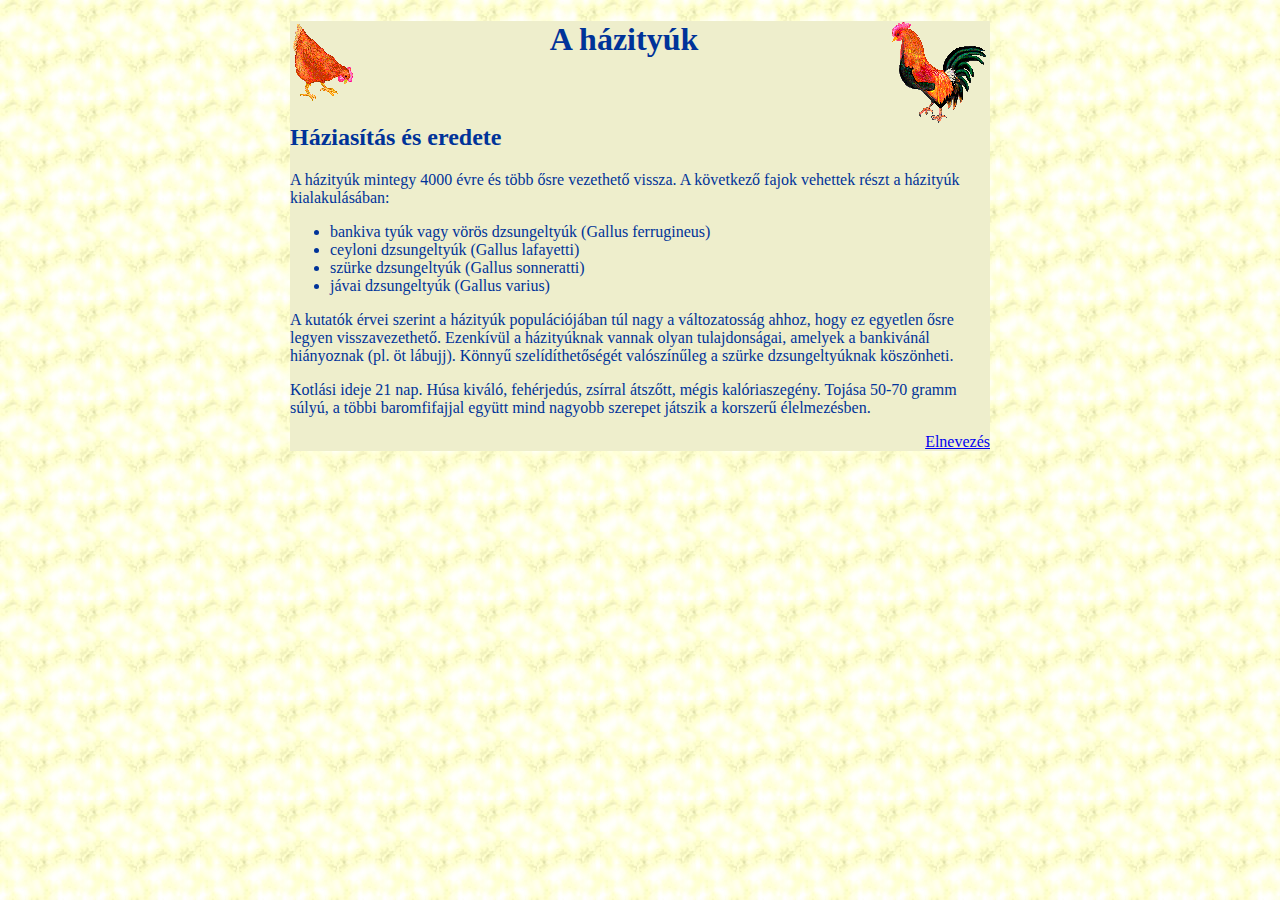
<file: Házityúk/tyuk.html>
<!DOCTYPE html>
<html lang="hu">
<head>
    <meta charset="UTF-8">
    <meta http-equiv="X-UA-Compatible" content="IE=edge">
    <meta name="viewport" content="width=device-width, initial-scale=1.0">
    <title>A házityúk</title>
    <style>
        body {
            background-image: url(hatter.jpg);
            color: #003399;
        }
        #teglalap {
            margin: auto;
            width: 700px;
            background-color: #EEEECC;
        }
		#teglalap h1 {
			text-align: center;
		}
		.balra {
			float: left;
		}
		.jobbra {
			float: right;
		}
		h2 {
			clear: both;
		}
		#alsoLink {
			text-align: right;
		}
    </style>
</head>
<body>
    <div id="teglalap">
        <h1> <img class="balra" src="tyuk_kep.gif" alt="Tyúk"> A házityúk <img class="jobbra" src="kakas_kep.gif" alt="Kakas"> </h1>
		<h2> Háziasítás és eredete </h2>
		<p>A házityúk mintegy 4000 évre és több ősre vezethető vissza. A következő fajok vehettek részt a házityúk kialakulásában:</p>
		<ul>
			<li>bankiva tyúk vagy vörös dzsungeltyúk (Gallus ferrugineus)</li>
			<li>ceyloni dzsungeltyúk (Gallus lafayetti)</li>
			<li>szürke dzsungeltyúk (Gallus sonneratti)</li>
			<li>jávai dzsungeltyúk (Gallus varius)</li>
		</ul>
		<p>A kutatók érvei szerint a házityúk populációjában túl nagy a változatosság ahhoz, hogy ez egyetlen ősre legyen visszavezethető. Ezenkívül a házityúknak vannak olyan tulajdonságai, amelyek a bankivánál hiányoznak (pl. öt lábujj). Könnyű szelídíthetőségét valószínűleg a szürke dzsungeltyúknak köszönheti.</p>
		<p>Kotlási ideje 21 nap. Húsa kiváló, fehérjedús, zsírral átszőtt, mégis kalóriaszegény. Tojása 50-70 gramm súlyú, a többi baromfifajjal együtt mind nagyobb szerepet játszik a korszerű élelmezésben.		</p>
		<p id="alsoLink"> <a href="elnevezes.html">Elnevezés</a> </p>
	</div>
</body>
</html>
</file>
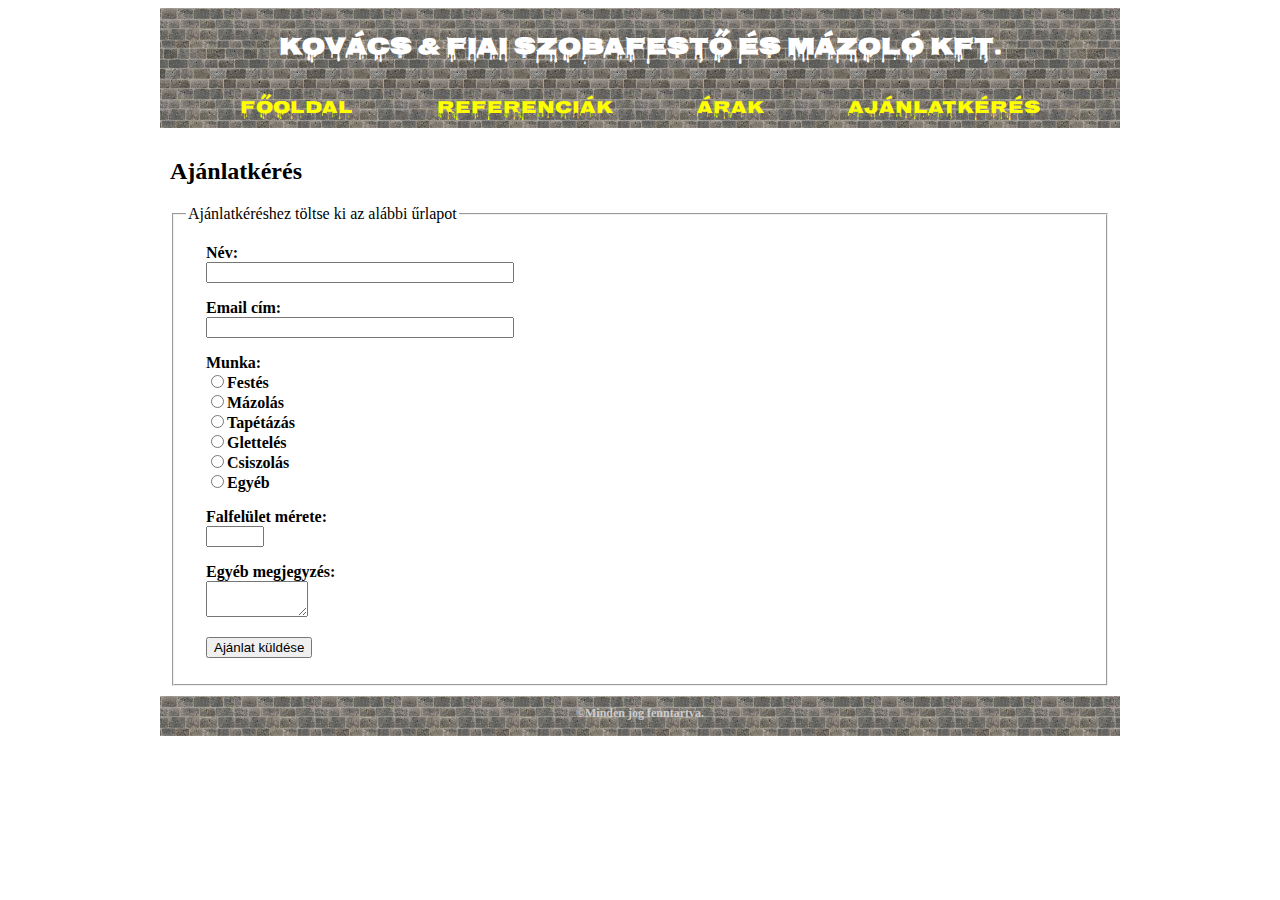
<file: munkafájlok-1/ajanlat.html>
<!DOCTYPE html>
<html lang="hu">
<head>
<meta charset="utf-8">
<link rel="stylesheet" href="styles.css">
<title>Kovács és Fiai Kft.</title>
</head>
<body>
    <div id="fejlec">
        <h1>Kovács &amp; Fiai Szobafestő és mázoló Kft.</h1>
        <div id="menu">
            <ul>
                <li><a href="index.html">Főoldal</a></li>
                <li><a href="referenciak.html">Referenciák</a></li>
                <li><a href="arak.html">Árak</a></li>
                <li><a href="ajanlat.html">Ajánlatkérés</a></li>
            </ul>
        </div>
    </div>
    <div id="tartalom">
        <h2>Ajánlatkérés</h2>
        <div id="ajanlat_form">
            <form>
                <fieldset>
                    <legend>Ajánlatkéréshez töltse ki az alábbi űrlapot</legend>
                    <p>Név:<br>
                        <input type="text" name="nev" value=""></p>
                    <p>Email cím:<br>
                        <input type="text" name="email" value=""></p>
                    <p>Munka:<br>
                         <input type="radio" name="munka" value="festes" id="festes"><label for="festes">Festés</label><br>
                         <input type="radio" name="munka" value="mazolas" id="mazolas"><label for="mazolas">Mázolás</label><br>
                         <input type="radio" name="munka" value="tapetazas" id="tapetazas"><label for="tapetazas">Tapétázás</label><br>
                         <input type="radio" name="munka" value="gletteles" id="gletteles">Glettelés<br>
                         <input type="radio" name="munka" value="csiszolas" id="csiszolas">Csiszolás<br>
                         <input type="radio" name="munka" value="egyeb" id="egyeb">Egyéb</p>
                    <p>Falfelület mérete:<br>
                        <input type="text" name="meret" value="" class="meret"></p>
                    <p>Egyéb megjegyzés:<br>
                        <textarea name="megjegyzes" rows="2" cols="10"></textarea></p>
                    <p><input type="submit" name="ok" value="Ajánlat küldése"></p>    
                </fieldset>
            </form>
        </div>
        
        
    </div>
    <div id="lablec">
        <p>&copy;Minden jog fenntartva.</p>
    </div>
</body>
</html>
</file>
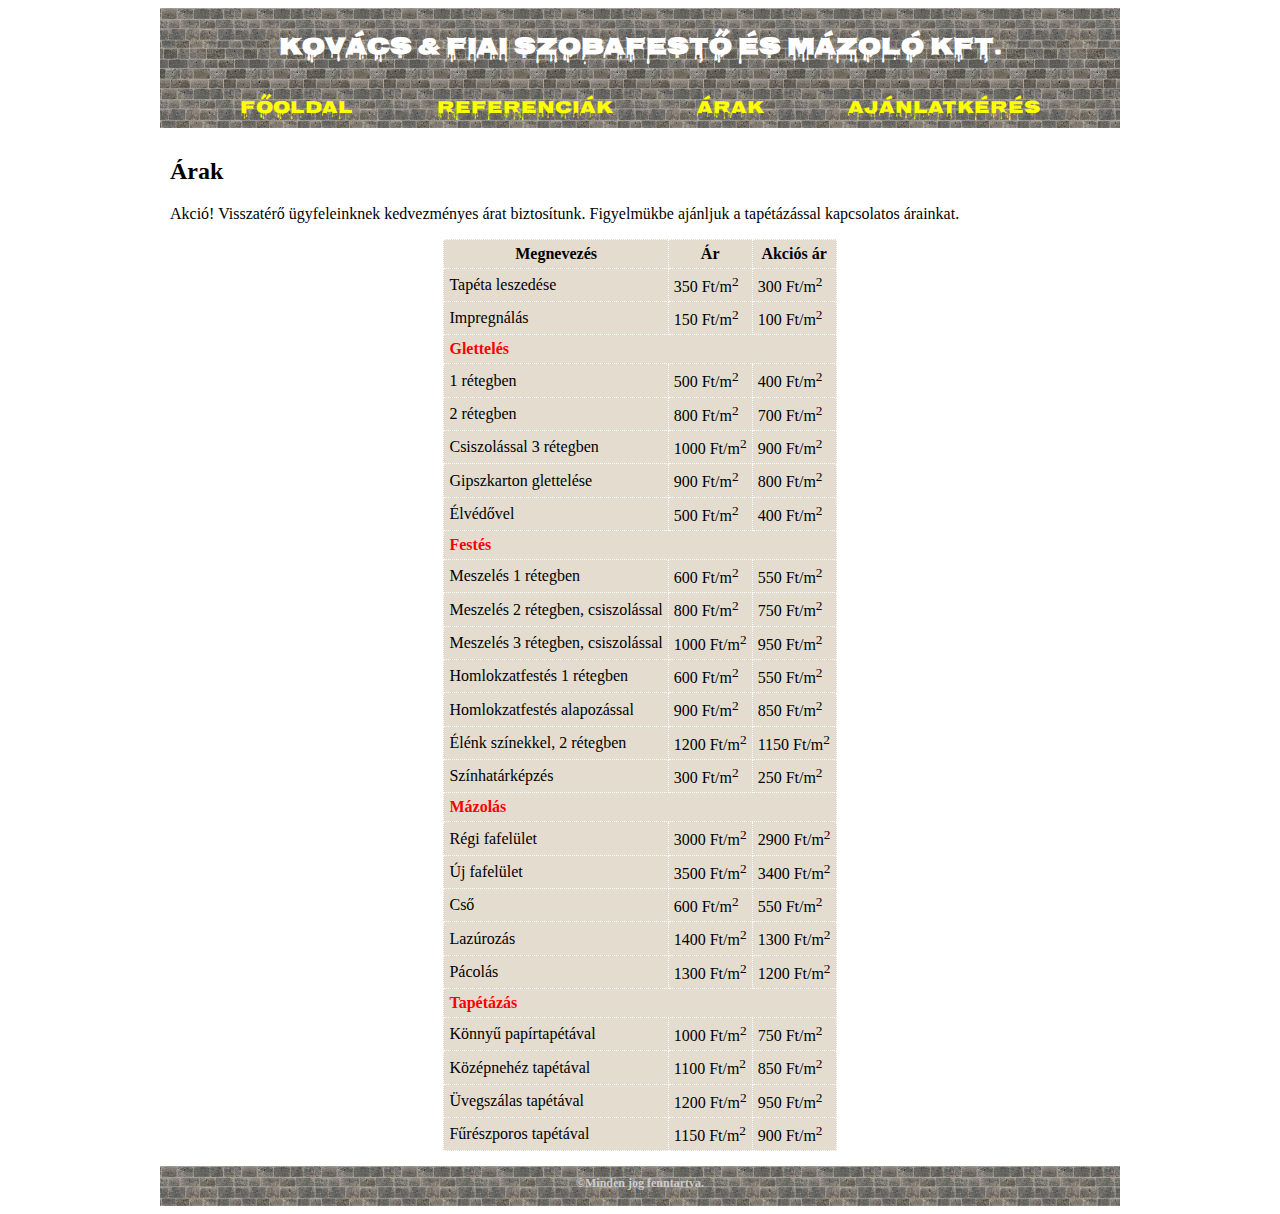
<file: munkafájlok-1/arak.html>
<!DOCTYPE html>
<html lang="hu">
<head>
<meta charset="utf-8">
<link rel="stylesheet" href="styles.css">
<title>Kovács és Fiai Kft.</title>
</head>
<body>
    <div id="fejlec">
        <h1>Kovács &amp; Fiai Szobafestő és mázoló Kft.</h1>
        <div id="menu">
            <ul>
                <li><a href="index.html">Főoldal</a></li>
                <li><a href="referenciak.html">Referenciák</a></li>
                <li><a href="arak.html">Árak</a></li>
                <li><a href="ajanlat.html">Ajánlatkérés</a></li>
            </ul>
        </div>
    </div>
    <div id="tartalom">
        <h2>Árak</h2>
        <p>Akció! Visszatérő ügyfeleinknek kedvezményes árat biztosítunk. Figyelmükbe ajánljuk a tapétázással kapcsolatos árainkat.</p>
        <table>
            <thead>
                <tr>
                    <th>Megnevezés</th>
                    <th>Ár</th>
                    <th>Akciós ár</th>
                </tr>
            </thead>
            <tbody>
                <tr>
                    <td>Tapéta leszedése</td>
                    <td>350 Ft/m<sup>2</sup></td>
                    <td>300 Ft/m<sup>2</sup></td>
                </tr>
                <tr>
                    <td>Impregnálás</td>
                    <td>150 Ft/m<sup>2</sup></td>
                    <td>100 Ft/m<sup>2</sup></td>
                </tr>
                <tr>
                    <td class="kiemelt" colspan="3">Glettelés</td>
                </tr>
                <tr>
                    <td>1 rétegben</td>
                    <td>500 Ft/m<sup>2</sup></td>
                    <td>400 Ft/m<sup>2</sup></td>
                </tr>
                <tr>
                    <td>2 rétegben</td>
                    <td>800 Ft/m<sup>2</sup></td>
                    <td>700 Ft/m<sup>2</sup></td>
                </tr>
                <tr>
                    <td>Csiszolással 3 rétegben</td>
                    <td>1000 Ft/m<sup>2</sup></td>
                    <td>900 Ft/m<sup>2</sup></td>
                </tr>
                <tr>
                    <td>Gipszkarton glettelése</td>
                    <td>900 Ft/m<sup>2</sup></td>
                    <td>800 Ft/m<sup>2</sup></td>
                </tr>
                <tr>
                    <td>Élvédővel</td>
                    <td>500 Ft/m<sup>2</sup></td>
                    <td>400 Ft/m<sup>2</sup></td>
                </tr>
                <tr>
                    <td class="kiemelt" colspan="3">Festés</td>
                </tr>
                <tr>
                    <td>Meszelés 1 rétegben</td>
                    <td>600 Ft/m<sup>2</sup></td>
                    <td>550 Ft/m<sup>2</sup></td>
                </tr>
                <tr>
                    <td>Meszelés 2 rétegben, csiszolással</td>
                    <td>800 Ft/m<sup>2</sup></td>
                    <td>750 Ft/m<sup>2</sup></td>
                </tr>
                <tr>
                    <td>Meszelés 3 rétegben, csiszolással</td>
                    <td>1000 Ft/m<sup>2</sup></td>
                    <td>950 Ft/m<sup>2</sup></td>
                </tr>
                <tr>
                    <td>Homlokzatfestés 1 rétegben</td>
                    <td>600 Ft/m<sup>2</sup></td>
                    <td>550 Ft/m<sup>2</sup></td>
                </tr>
                <tr>
                    <td>Homlokzatfestés alapozással</td>
                    <td>900 Ft/m<sup>2</sup></td>
                    <td>850 Ft/m<sup>2</sup></td>
                </tr>
                <tr>
                    <td>Élénk színekkel, 2 rétegben</td>
                    <td>1200 Ft/m<sup>2</sup></td>
                    <td>1150 Ft/m<sup>2</sup></td>
                </tr>
                <tr>
                    <td>Színhatárképzés</td>
                    <td>300 Ft/m<sup>2</sup></td>
                    <td>250 Ft/m<sup>2</sup></td>
                </tr>
                <tr>
                    <td class="kiemelt" colspan="3">Mázolás</td>
                </tr>
                <tr>
                    <td>Régi fafelület</td>
                    <td>3000 Ft/m<sup>2</sup></td>
                    <td>2900 Ft/m<sup>2</sup></td>
                </tr>
                <tr>
                    <td>Új fafelület</td>
                    <td>3500 Ft/m<sup>2</sup></td>
                    <td>3400 Ft/m<sup>2</sup></td>
                </tr>
                <tr>
                    <td>Cső</td>
                    <td>600 Ft/m<sup>2</sup></td>
                    <td>550 Ft/m<sup>2</sup></td>
                </tr>
                <tr>
                    <td>Lazúrozás</td>
                    <td>1400 Ft/m<sup>2</sup></td>
                    <td>1300 Ft/m<sup>2</sup></td>
                </tr>
                <tr>
                    <td>Pácolás</td>
                    <td>1300 Ft/m<sup>2</sup></td>
                    <td>1200 Ft/m<sup>2</sup></td>
                </tr>
                <tr>
                    <td class="kiemelt" colspan="3">Tapétázás</td>
                </tr>
                <tr>
                    <td>Könnyű papírtapétával</td>
                    <td>1000 Ft/m<sup>2</sup></td>
                    <td>750 Ft/m<sup>2</sup></td>
                </tr>
                <tr>
                    <td>Középnehéz tapétával</td>
                    <td>1100 Ft/m<sup>2</sup></td>
                    <td>850 Ft/m<sup>2</sup></td>
                </tr>
                <tr>
                    <td>Üvegszálas tapétával</td>
                    <td>1200 Ft/m<sup>2</sup></td>
                    <td>950 Ft/m<sup>2</sup></td>
                </tr>
                <tr>
                    <td>Fűrészporos tapétával</td>
                    <td>1150 Ft/m<sup>2</sup></td>
                    <td>900 Ft/m<sup>2</sup></td>
                </tr>
            </tbody>
        </table>
    </div>
    <div id="lablec">
        <p>&copy;Minden jog fenntartva.</p>
    </div>
</body>
</html>
</file>
<file: munkafájlok-1/styles.css>
@import url(http://fonts.googleapis.com/css?family=Petit+Formal+Script|Nosifer&subset=latin,latin-ext);

body{
    color: #000000;
}

.kep{
    width: 130px;
    border: 0;
    float: right;
}
.kep img{
    width: 130px;
}
/* men� hivatkoz�sok st�luselemei */

#menu a,
#menu a:link,
#menu a:visited{
    color: yellow;
    text-decoration: none;
}
#menu a:hover{
    color: green;
    text-decoration: none;
}

/* t�bl�zat st�luselemek */

table{
    border-collapse: collapse;
    margin: 5px auto;
    background-color: #e4dccf;
}
th, td{
    border: 1px dotted white;
    padding: 5px 5px;
}
td.kiemelt{
    color: red;
    font-weight: bold;
}

/* �rlap st�luselemek */

#ajanlat_form p{
    font-weight: bold;
    margin-left: 20px;
}
#ajanlat_form input[type='text']{
    width: 300px;
}
#ajanlat_form input.meret{
    width: 50px;
}

/* szerkezeti st�luselemek */

#fejlec{
    font-family: 'Nosifer', cursive;
    background: url('fejlec_bg.jpg') repeat;
    height: 120px;
    width: 960px;
    padding: 0;
    margin: 0 auto;

} 
#fejlec h1{
    font-size: 24px;
    margin: 0;
    padding: 20px;
    color: white;
    text-align: center;
    height: 45px;
}
#menu{
    height: 35px;
}
#menu ul{
    margin: 0;
    padding: 0;
    text-align: center;
}
#menu li{
    display: inline;
    margin: 0 40px;
    font-size: 18px;
}
#tartalom{
    width: 940px;
    min-height: 500px;
    padding: 10px;
    margin: 0 auto;
    background-color: white;
}
#lablec{
    height: 40px;
    width: 960px;
    margin: 0 auto;
    background: url('fejlec_bg.jpg') repeat;
    
}
#lablec p{
    color: #ccc;
    font-size: 12px;
    font-weight: bold;
    margin: 0;
    padding: 10px;
    text-align: center;
}
</file>
<file: munkafájlok-15/styles.css>
body{
    background: url('hatter.jpg') repeat-x #8ea77c;
    font-family: Arial, sans-serif;
    font-size: 14px;
    margin: 20px; 
}
#felso,
#menu,
#kozepso,
#also{
    width: 748px;
    margin-left: auto;
    margin-right: auto;
}
#felso{
    height: 113px;
    background: url('fejlec_cimmel.png') no-repeat;
}
#menu{
    height: 50px;
    border-top: 4px solid #245400;
    background-color: #3a7d09;
}
#kozepso{
    min-height: 300px;
    width: 746px;
    background-color: white;
    border-left: 1px solid #52723b;
    border-right: 1px solid #52723b;

}
#belso{
    padding: 20px;
    text-align: justify;
}

#also{
    height: 26px;
    background: url('lablec.png') no-repeat;
}

#menu li{
    display: inline;
    list-style-type: none;
    padding-right: 30px;
    font-size: 1.2em;
}
#menu a,
#menu a:link,
#menu a:visited{
    color: white;
    font-weight: bold;
    text-decoration: none;
}

h1{
    font-size: 1.65em;
    text-align: center;
}

.kep{
    float: right;
}

.termek{
    width: 200px;
    float: left;
    margin: 15px;
}

.termek_kep{
    text-align: left;
}
.termek_kep img{
    border: 3px solid #060;
}
.termek_szoveg{
    font-size: 0.8em;
}

.clear{
    clear: both;
}

fieldset{
    padding: 15px;
    font-weight: bold;
}
fieldset div{
    margin: 10px;
}
input[type='text']{
    width: 300px;
}
</file>
<file: ECDL/munkafájlok_1/styles.css>
@import url(http://fonts.googleapis.com/css?family=Petit+Formal+Script|Nosifer&subset=latin,latin-ext);

body{
    color: #000000;
}

.kep{
    border: 0;
    float: right;
}

.kep img {
    width: 130px;
}

/* menü hivatkozások stíluselemei */

#menu a,
#menu a:link,
#menu a:visited{
    color: yellow;
    text-decoration: none;
}
#menu a:hover{
    color: green;
    text-decoration: none;
}

/* táblázat stíluselemek */

table{
    border-collapse: collapse;
    margin: 5px auto;
    background-color: #e4dccf;
}
th, td{
    border: 1px dotted white;
    padding: 5px 5px;
}
td.kiemelt{
    color: red;
    font-weight: bold;
}

/* űrlap stíluselemek */

#ajanlat_form p{
    font-weight: bold;
    margin-left: 20px;
}
#ajanlat_form input[type='text']{
    width: 300px;
}
#ajanlat_form input.meret{
    width: 50px;
}

/* szerkezeti st�luselemek */

#fejlec{
    font-family: 'Nosifer', cursive;
    background: url('fejlec_bg.jpg') repeat;
    height: 120px;
    width: 960px;
    padding: 0;
    margin: 0 auto;

} 
#fejlec h1{
    font-size: 24px;
    margin: 0;
    padding: 20px;
    color: white;
    text-align: center;
    height: 45px;
}
#menu{
    height: 35px;
}
#menu ul{
    margin: 0;
    padding: 0;
    text-align: center;
}
#menu li{
    display: inline;
    margin: 0 40px;
    font-size: 18px;
}
#tartalom{
    width: 940px;
    min-height: 500px;
    padding: 10px;
    margin: 0 auto;
    background-color: white;
}
#lablec{
    height: 40px;
    width: 960px;
    margin: 0 auto;
    background: url('fejlec_bg.jpg') repeat;
    
}
#lablec p{
    color: #ccc;
    font-size: 12px;
    font-weight: bold;
    margin: 0;
    padding: 10px;
    text-align: center;
}
</file>
<file: bíró/style.css>
body {
    background-color: #6EB5B8;
    color: #3A414C;
}

a {
    color: #756F72;
}

td {
    border: 1px solid black;
    padding: 5px;
    
}

table {
    width: 800px;
    margin: auto;
    background-color: #A7FFC3;
    border-spacing: 5px;
}

.oldal {
    width: 50px;;
}

h1 {
    text-align: center;
}

.menuSor {
    height: 125px;
}

.szegely {
    border: 1px solid black;
}
</file>
